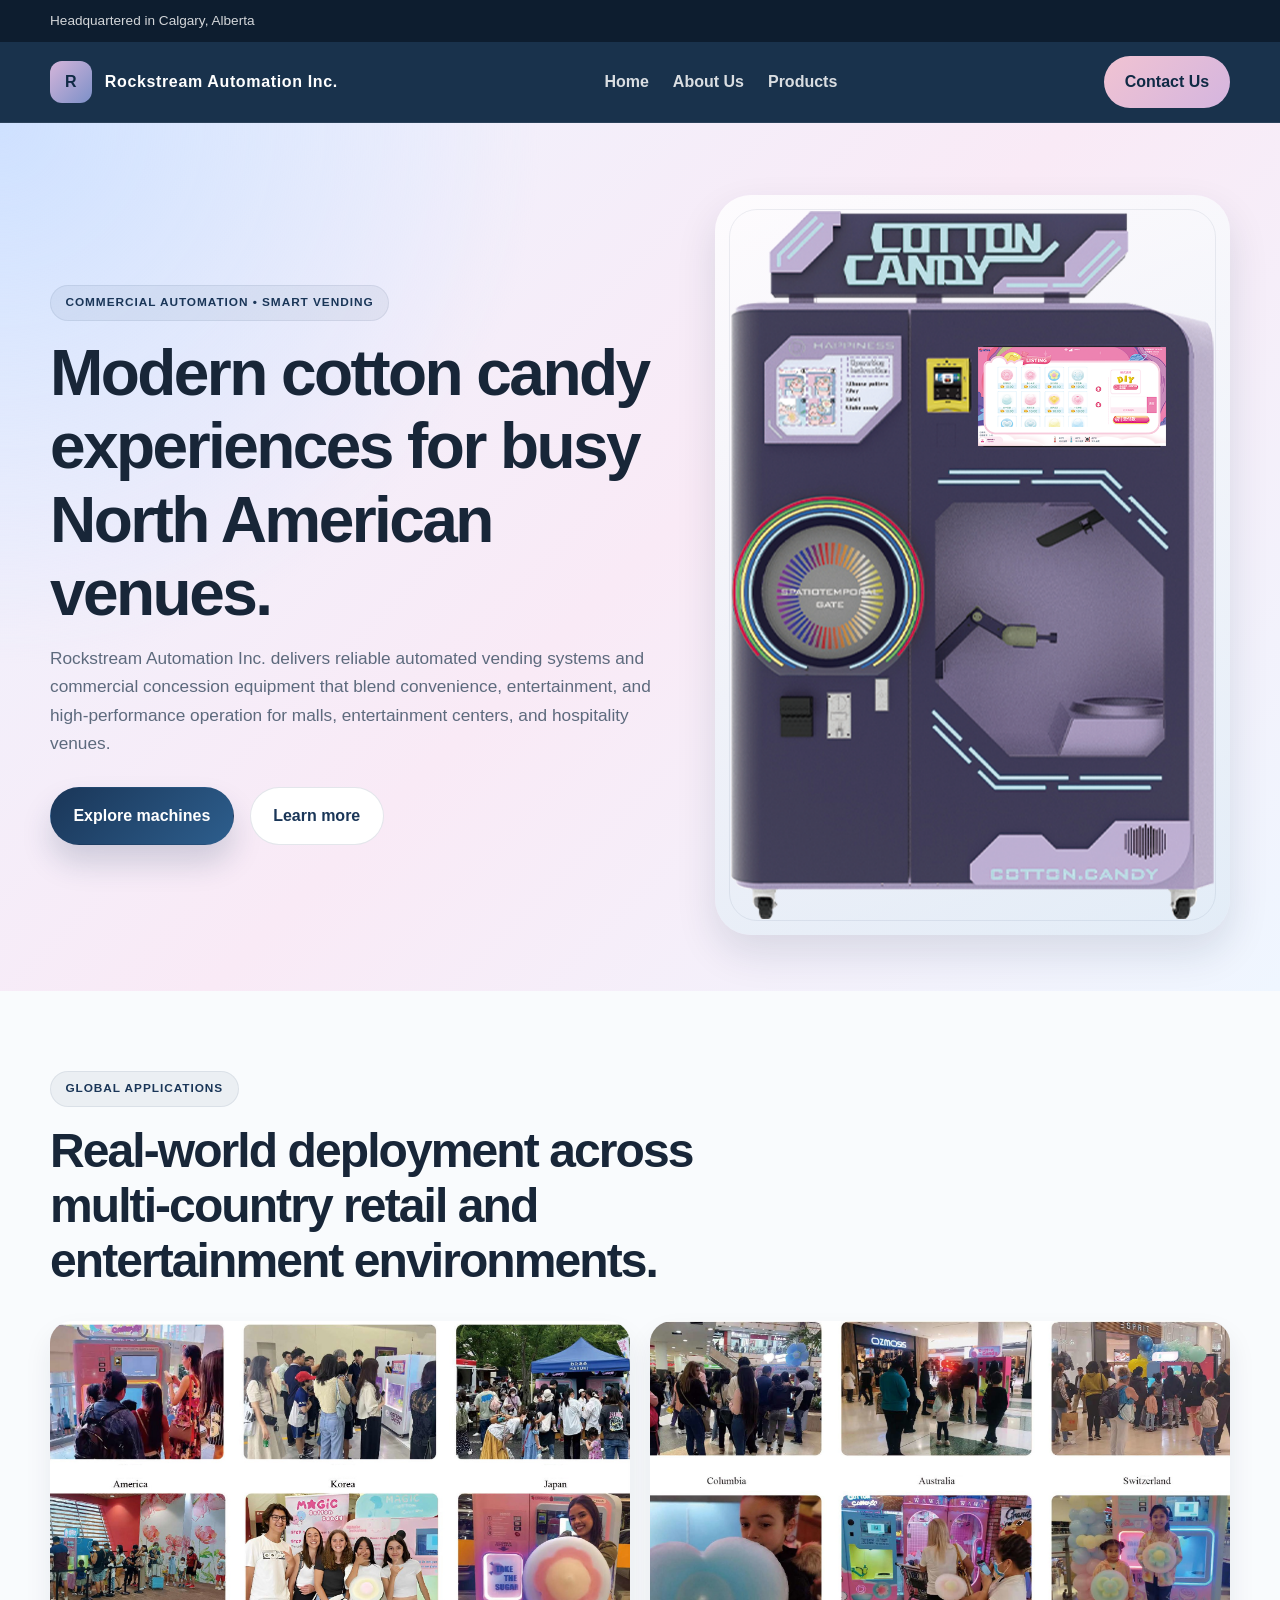
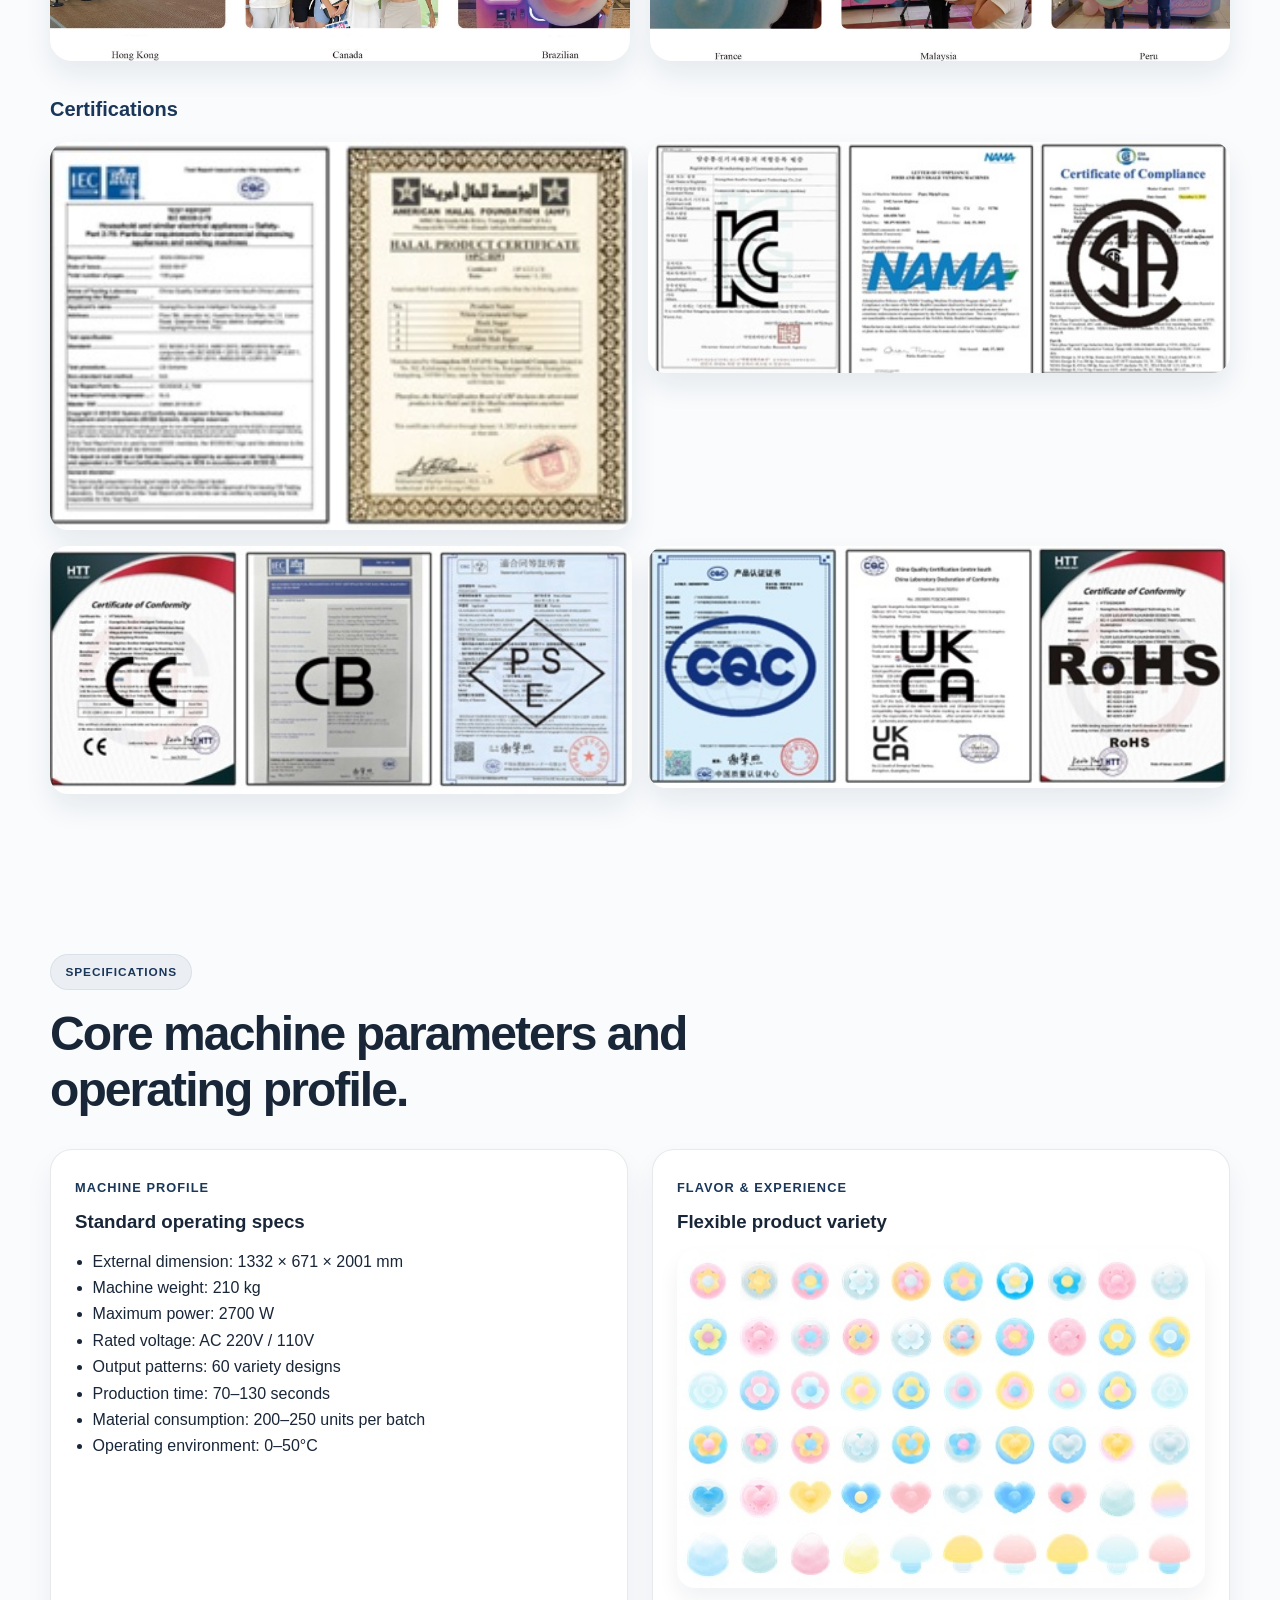
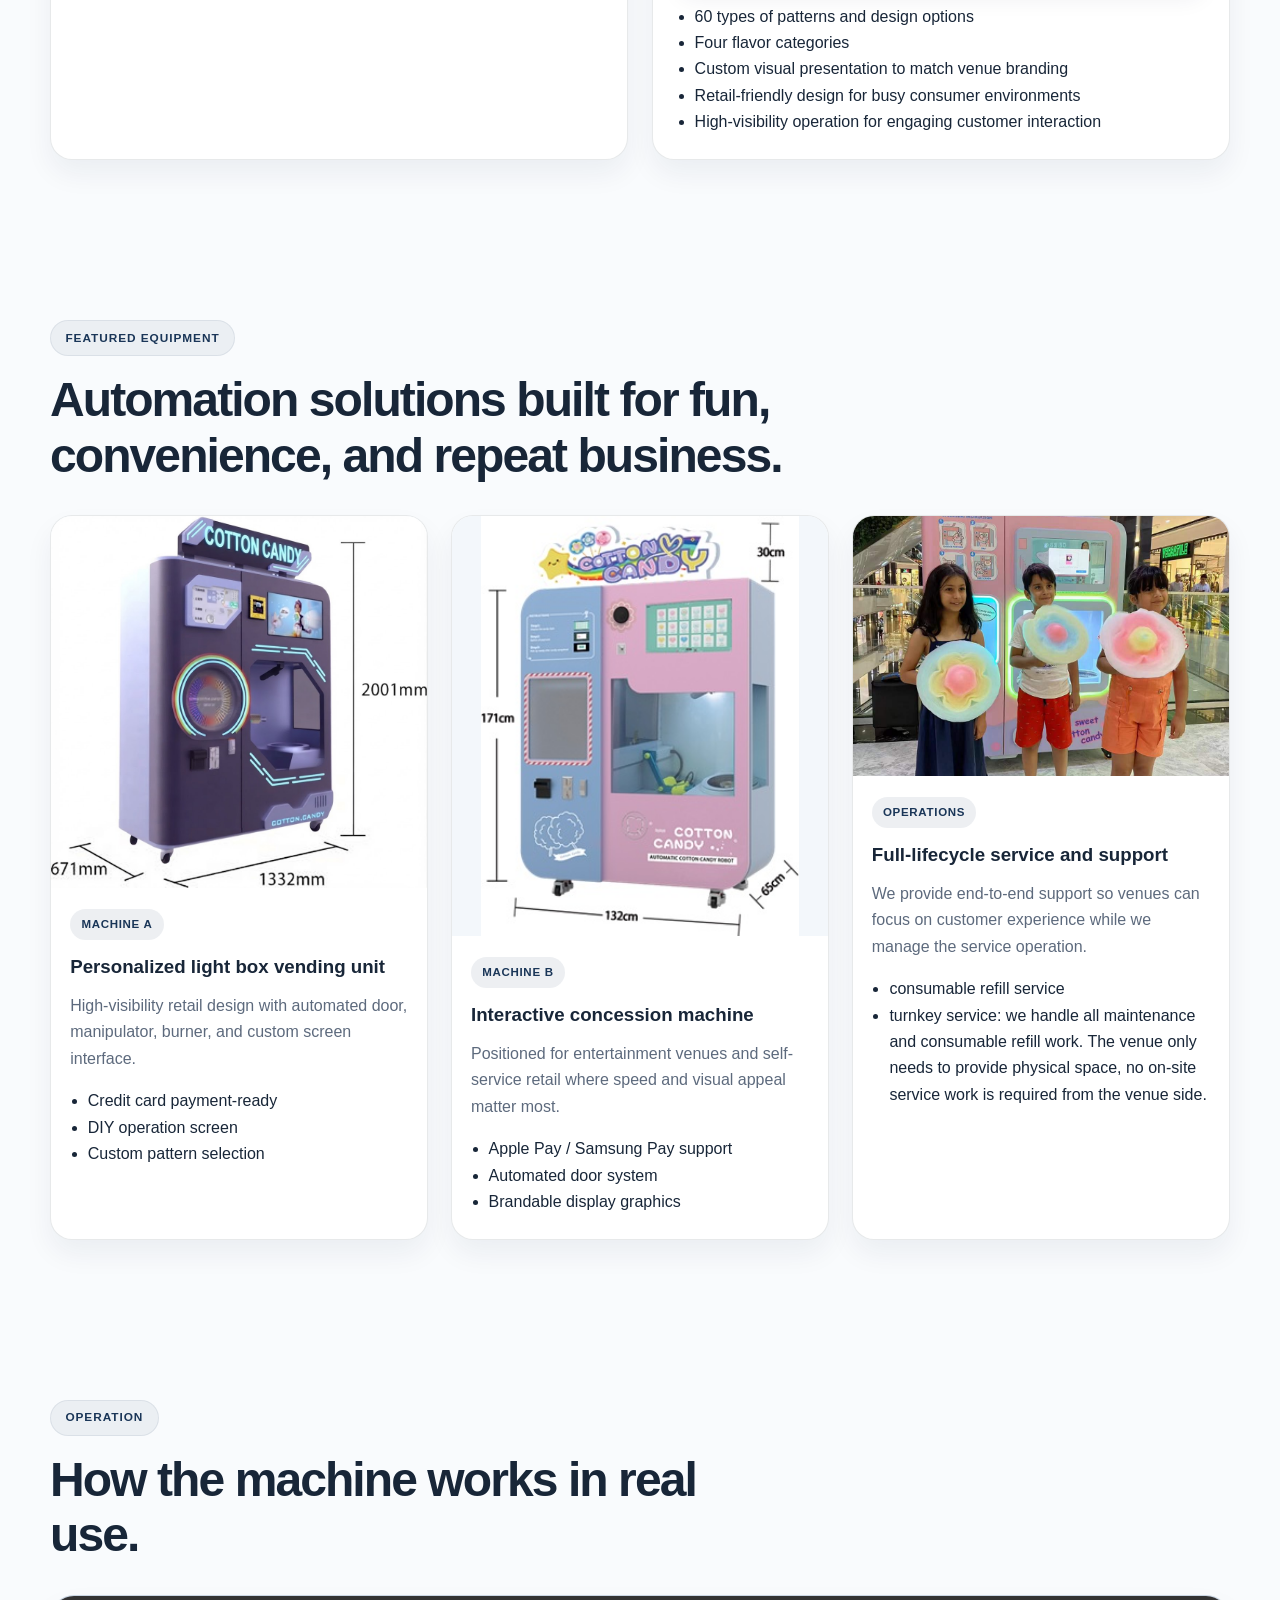
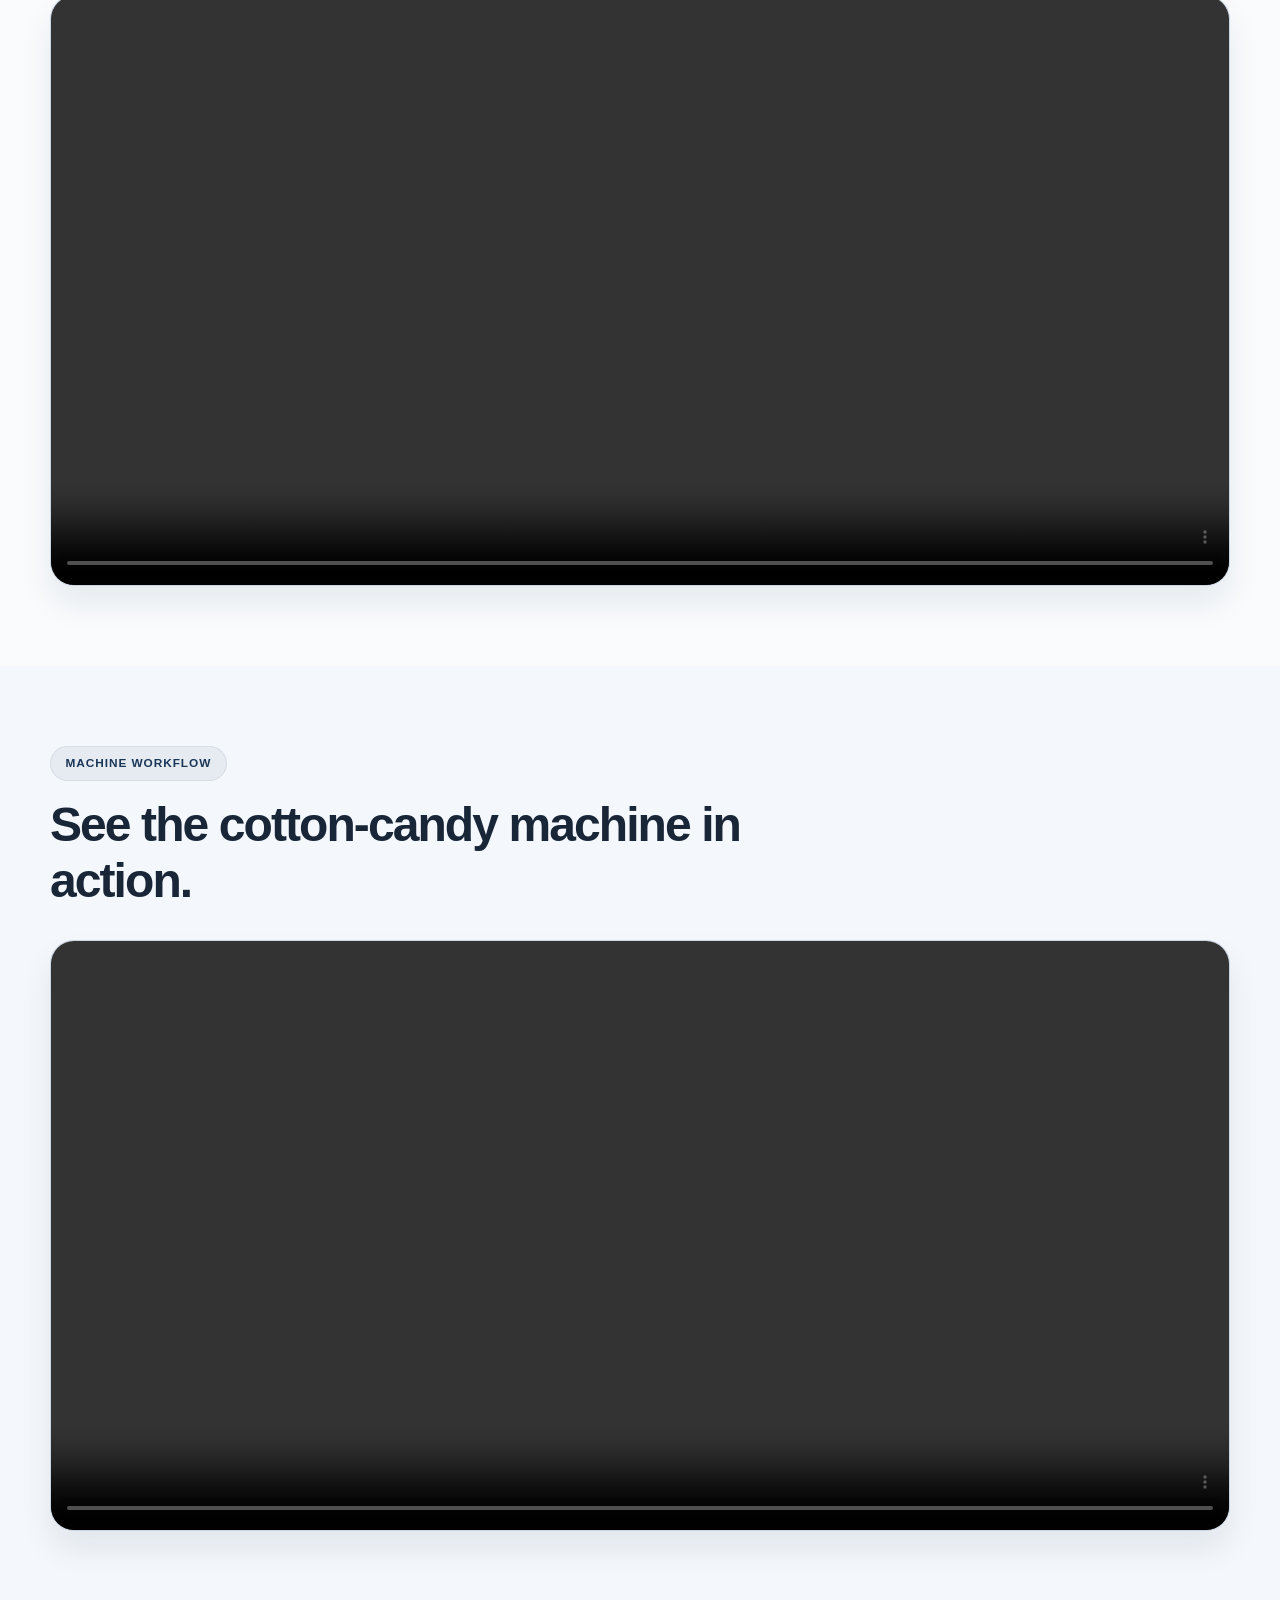
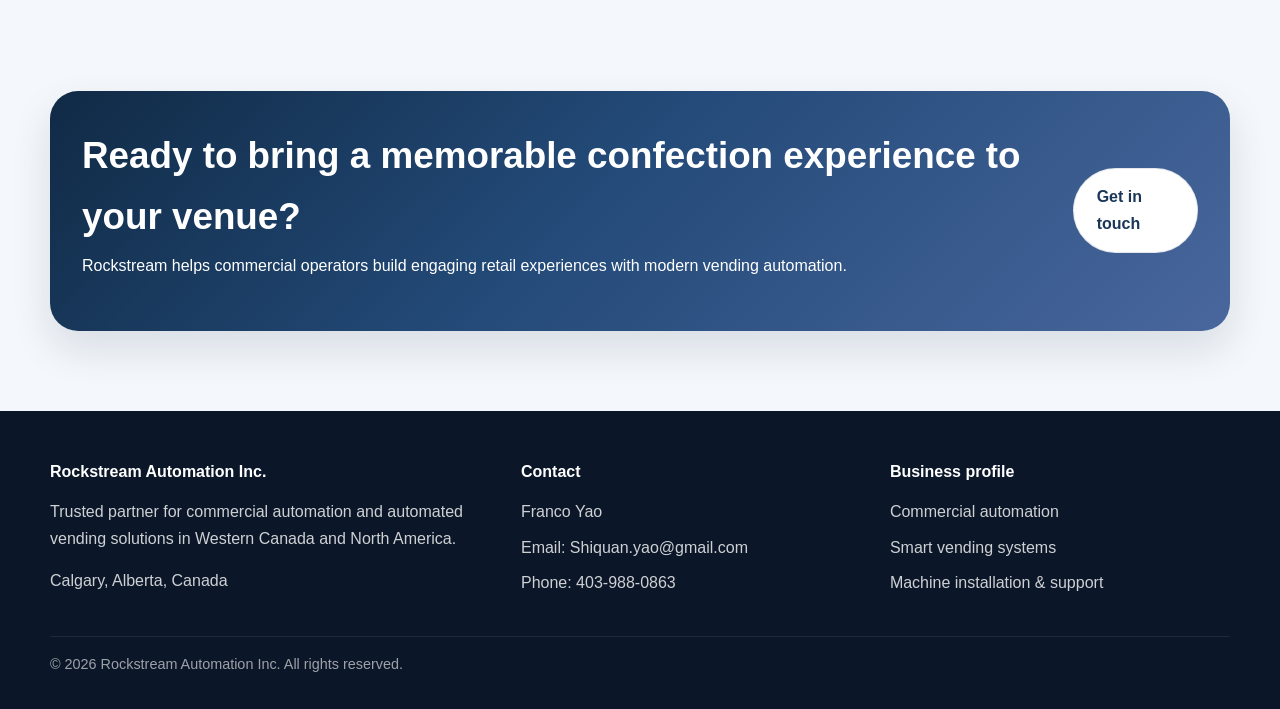
<file: index.html>
<!DOCTYPE html>
<html lang="en">
  <head>
    <meta charset="UTF-8" />
    <meta name="viewport" content="width=device-width, initial-scale=1.0" />
    <meta name="description" content="Rockstream Automation Inc. creates commercial cotton candy vending solutions for malls, entertainment venues, and high-traffic retail spaces across North America." />
    <title>Rockstream Automation Inc. | Cotton Candy Vending Machines</title>
    <link rel="stylesheet" href="styles.css" />
  </head>
  <body>
    <header class="site-header">
      <div class="topbar">
        <div class="container topbar-inner">
          <span>Headquartered in Calgary, Alberta</span>
        </div>
      </div>

      <div class="container nav">
        <a href="index.html" class="brand" aria-label="Rockstream home">
          <span class="brand-mark">R</span>
          <span>Rockstream Automation Inc.</span>
        </a>

        <nav class="primary-nav" aria-label="Main navigation">
          <a href="index.html">Home</a>
          <a href="about.html">About Us</a>
          <a href="products.html">Products</a>
        </nav>

        <a class="nav-cta" href="about.html#contact">Contact Us</a>
      </div>
    </header>

    <main>
      <section class="hero">
        <div class="container hero-grid">
          <div class="hero-copy">
            <span class="eyebrow">Commercial automation • Smart vending</span>
            <h1>Modern cotton candy experiences for busy North American venues.</h1>
            <p>
              Rockstream Automation Inc. delivers reliable automated vending systems and
              commercial concession equipment that blend convenience, entertainment, and
              high-performance operation for malls, entertainment centers, and hospitality venues.
            </p>
            <div class="cta-row">
              <a class="btn btn-primary" href="products.html">Explore machines</a>
              <a class="btn btn-secondary" href="about.html">Learn more</a>
            </div>
          </div>

          <div class="hero-visual">
            <div class="machine-frame">
              <img src="m1.png" alt="Cotton candy vendor machine" />
            </div>
          </div>
        </div>
      </section>

      <section class="section" style="background: rgba(255,255,255,0.45);">
        <div class="container">
          <div class="section-head">
            <span class="eyebrow">Global applications</span>
            <h2>Real-world deployment across multi-country retail and entertainment environments.</h2>
          </div>

          <div class="market-gallery">
            <img src="Market%20picture1.jpg" alt="Cotton candy machine application in a retail market" />
            <img src="Market%20picture2.jpg" alt="Cotton candy machine application in another commercial market" />
          </div>

          <div style="margin-top: 2rem;">
            <h3 style="margin: 0 0 1rem; font-size: 1.25rem; color: #1a3658;">Certifications</h3>
            <div style="display: grid; grid-template-columns: repeat(2, minmax(0, 1fr)); gap: 1rem;">
              <img src="c1.jpg" alt="Certification document 1" style="width: 100%; height: auto; display: block; border-radius: 18px; box-shadow: 0 14px 28px rgba(16, 42, 69, 0.08); object-fit: contain; background: #f3f7fb;" />
              <img src="c2.jpg" alt="Certification document 2" style="width: 100%; height: auto; display: block; border-radius: 18px; box-shadow: 0 14px 28px rgba(16, 42, 69, 0.08); object-fit: contain; background: #f3f7fb;" />
              <img src="c3.jpg" alt="Certification document 3" style="width: 100%; height: auto; display: block; border-radius: 18px; box-shadow: 0 14px 28px rgba(16, 42, 69, 0.08); object-fit: contain; background: #f3f7fb;" />
              <img src="c4.jpg" alt="Certification document 4" style="width: 100%; height: auto; display: block; border-radius: 18px; box-shadow: 0 14px 28px rgba(16, 42, 69, 0.08); object-fit: contain; background: #f3f7fb;" />
            </div>
          </div>
        </div>
      </section>

      <section class="section" style="background: rgba(255,255,255,0.45);">
        <div class="container">
          <div class="section-head">
            <span class="eyebrow">Specifications</span>
            <h2>Core machine parameters and operating profile.</h2>
          </div>

          <div class="grid-two">
            <article class="service-card">
              <div class="tag">Machine profile</div>
              <h3>Standard operating specs</h3>
              <ul>
                <li>External dimension: 1332 × 671 × 2001 mm</li>
                <li>Machine weight: 210 kg</li>
                <li>Maximum power: 2700 W</li>
                <li>Rated voltage: AC 220V / 110V</li>
                <li>Output patterns: 60 variety designs</li>
                <li>Production time: 70–130 seconds</li>
                <li>Material consumption: 200–250 units per batch</li>
                <li>Operating environment: 0–50°C</li>
              </ul>
            </article>

            <article class="service-card">
              <div class="tag">Flavor & experience</div>
              <h3>Flexible product variety</h3>
              <img class="variety-image" src="Flexible%20product%20variety.jpg" alt="Flexible product variety and color options for cotton candy" />
              <ul>
                <li>60 types of patterns and design options</li>
                <li>Four flavor categories</li>
                <li>Custom visual presentation to match venue branding</li>
                <li>Retail-friendly design for busy consumer environments</li>
                <li>High-visibility operation for engaging customer interaction</li>
              </ul>
            </article>
          </div>
        </div>
      </section>

      <section class="section" style="background: rgba(255,255,255,0.45);">
        <div class="container">
          <div class="section-head">
            <span class="eyebrow">Featured equipment</span>
            <h2>Automation solutions built for fun, convenience, and repeat business.</h2>
          </div>

          <div class="product-grid">
            <article class="product-card">
              <img class="machine-photo" src="machine%20A2.jfif" alt="Cotton candy machine A" />
              <div class="body">
                <span class="badge">Machine A</span>
                <h3>Personalized light box vending unit</h3>
                <p>High-visibility retail design with automated door, manipulator, burner, and custom screen interface.</p>
                <ul>
                  <li>Credit card payment-ready</li>
                  <li>DIY operation screen</li>
                  <li>Custom pattern selection</li>
                </ul>
              </div>
            </article>

            <article class="product-card">
              <img class="machine-photo" src="machine%20B.jpg" alt="Cotton candy machine B" />
              <div class="body">
                <span class="badge">Machine B</span>
                <h3>Interactive concession machine</h3>
                <p>Positioned for entertainment venues and self-service retail where speed and visual appeal matter most.</p>
                <ul>
                  <li>Apple Pay / Samsung Pay support</li>
                  <li>Automated door system</li>
                  <li>Brandable display graphics</li>
                </ul>
              </div>
            </article>

            <article class="product-card">
              <img class="machine-photo" src="m3.jpg" alt="Operations support and service" style="width: 100%; height: 260px; object-fit: cover; display: block; background: #f3f7fb;" />
              <div class="body">
                <span class="badge">Operations</span>
                <h3>Full-lifecycle service and support</h3>
                <p>We provide end-to-end support so venues can focus on customer experience while we manage the service operation.</p>
                <ul>
                  <li>consumable refill service</li>
                  <li>turnkey service: we handle all maintenance and consumable refill work. The venue only needs to provide physical space, no on-site service work is required from the venue side.</li>
                </ul>
              </div>
            </article>
          </div>
        </div>
      </section>

      <section class="section" style="background: rgba(255,255,255,0.45);">
        <div class="container">
          <div class="section-head">
            <span class="eyebrow">Operation</span>
            <h2>How the machine works in real use.</h2>
          </div>

          <div class="video-panel">
            <video controls playsinline muted preload="metadata">
              <source src="operation.mp4" type="video/mp4" />
              Your browser does not support the video tag.
            </video>
          </div>
        </div>
      </section>

      <section class="section">
        <div class="container">
          <div class="section-head">
            <span class="eyebrow">Machine workflow</span>
            <h2>See the cotton-candy machine in action.</h2>
          </div>

          <div class="video-panel">
            <video controls playsinline muted preload="metadata">
              <source src="Runing.mp4" type="video/mp4" />
              Your browser does not support the video tag.
            </video>
          </div>
        </div>
      </section>

      <section class="section">
        <div class="container">
          <div class="cta-banner">
            <div>
              <h3>Ready to bring a memorable confection experience to your venue?</h3>
              <p>Rockstream helps commercial operators build engaging retail experiences with modern vending automation.</p>
            </div>
            <a class="btn btn-secondary" href="about.html#contact">Get in touch</a>
          </div>
        </div>
      </section>
    </main>

    <footer class="site-footer">
      <div class="container footer-grid">
        <div>
          <h4>Rockstream Automation Inc.</h4>
          <p>Trusted partner for commercial automation and automated vending solutions in Western Canada and North America.</p>
          <p>Calgary, Alberta, Canada</p>
        </div>

        <div>
          <h4>Contact</h4>
          <ul class="footer-list">
            <li>Franco Yao</li>
            <li>Email: Shiquan.yao@gmail.com</li>
            <li>Phone: 403-988-0863</li>
          </ul>
        </div>

        <div>
          <h4>Business profile</h4>
          <ul class="footer-list">
            <li>Commercial automation</li>
            <li>Smart vending systems</li>
            <li>Machine installation & support</li>
          </ul>
        </div>
      </div>

      <div class="container footer-bottom">
        © 2026 Rockstream Automation Inc. All rights reserved.
      </div>
    </footer>
  </body>
</html>
</file>
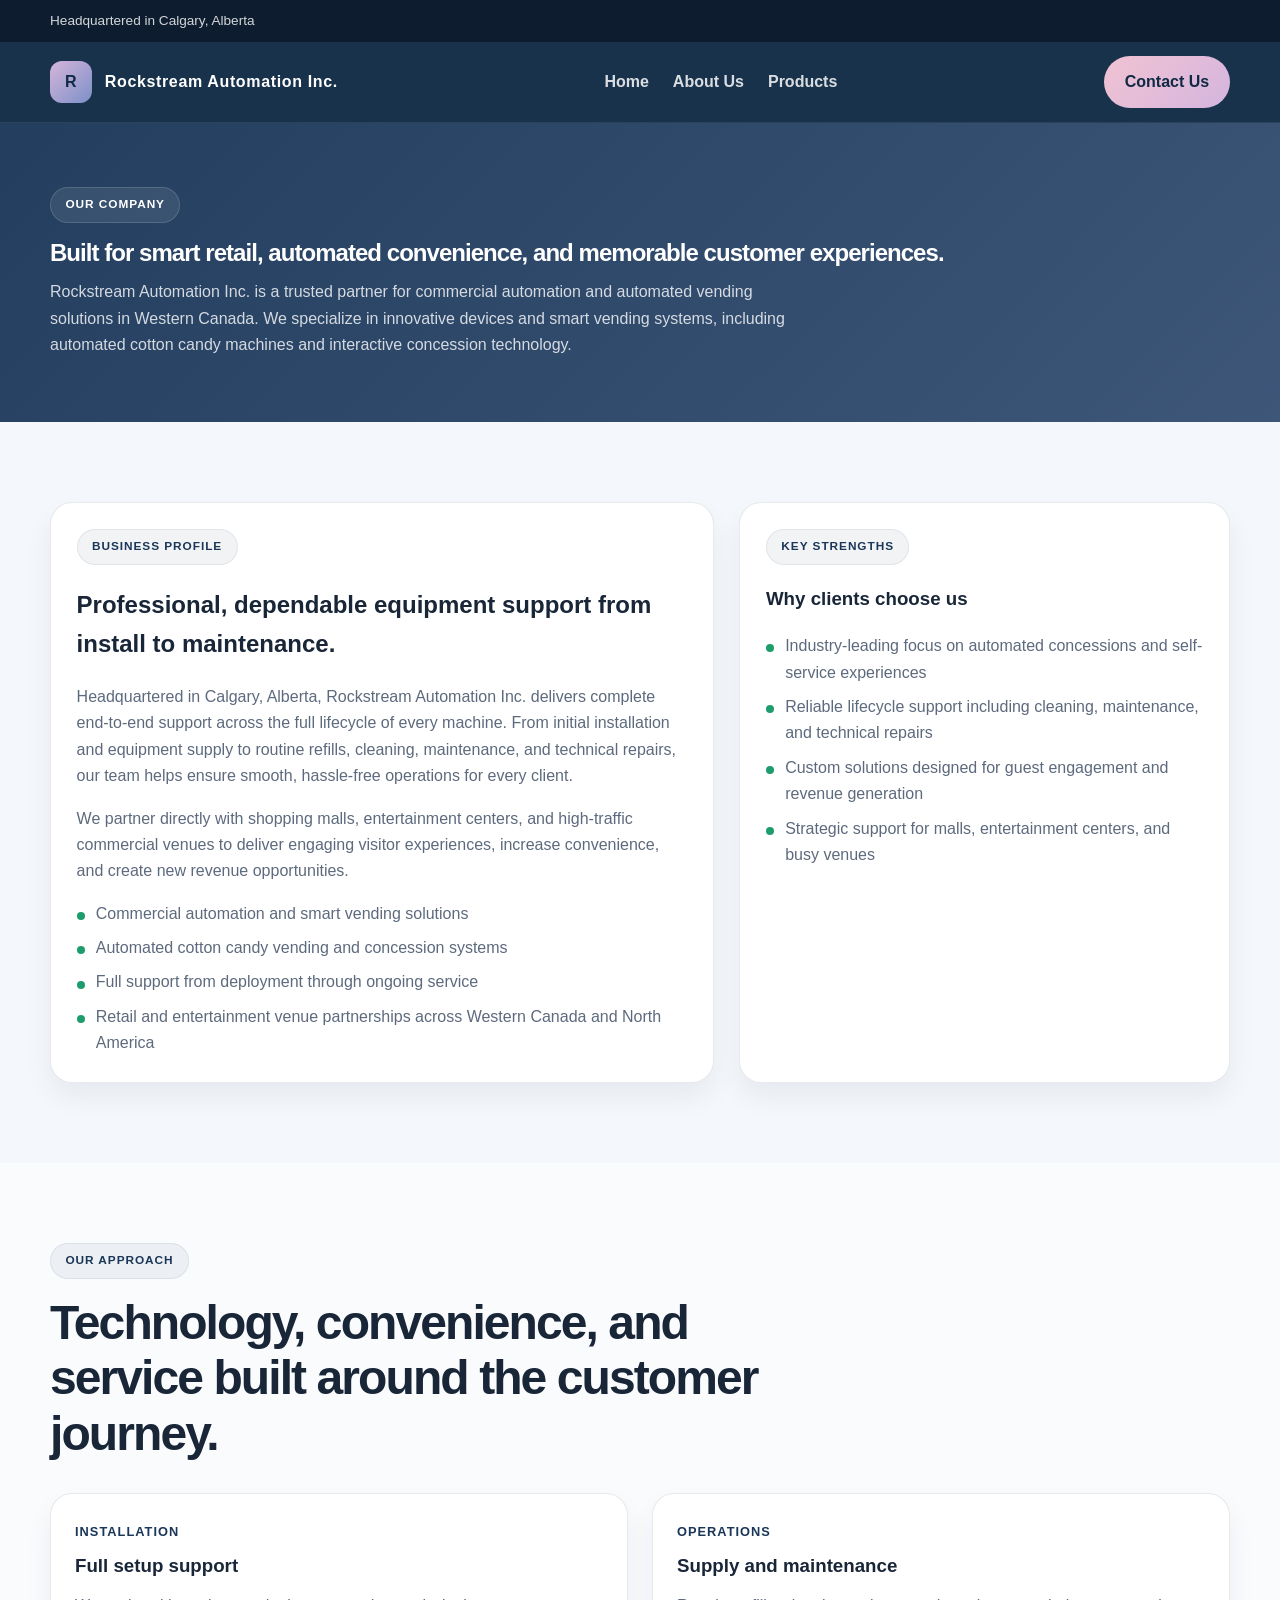
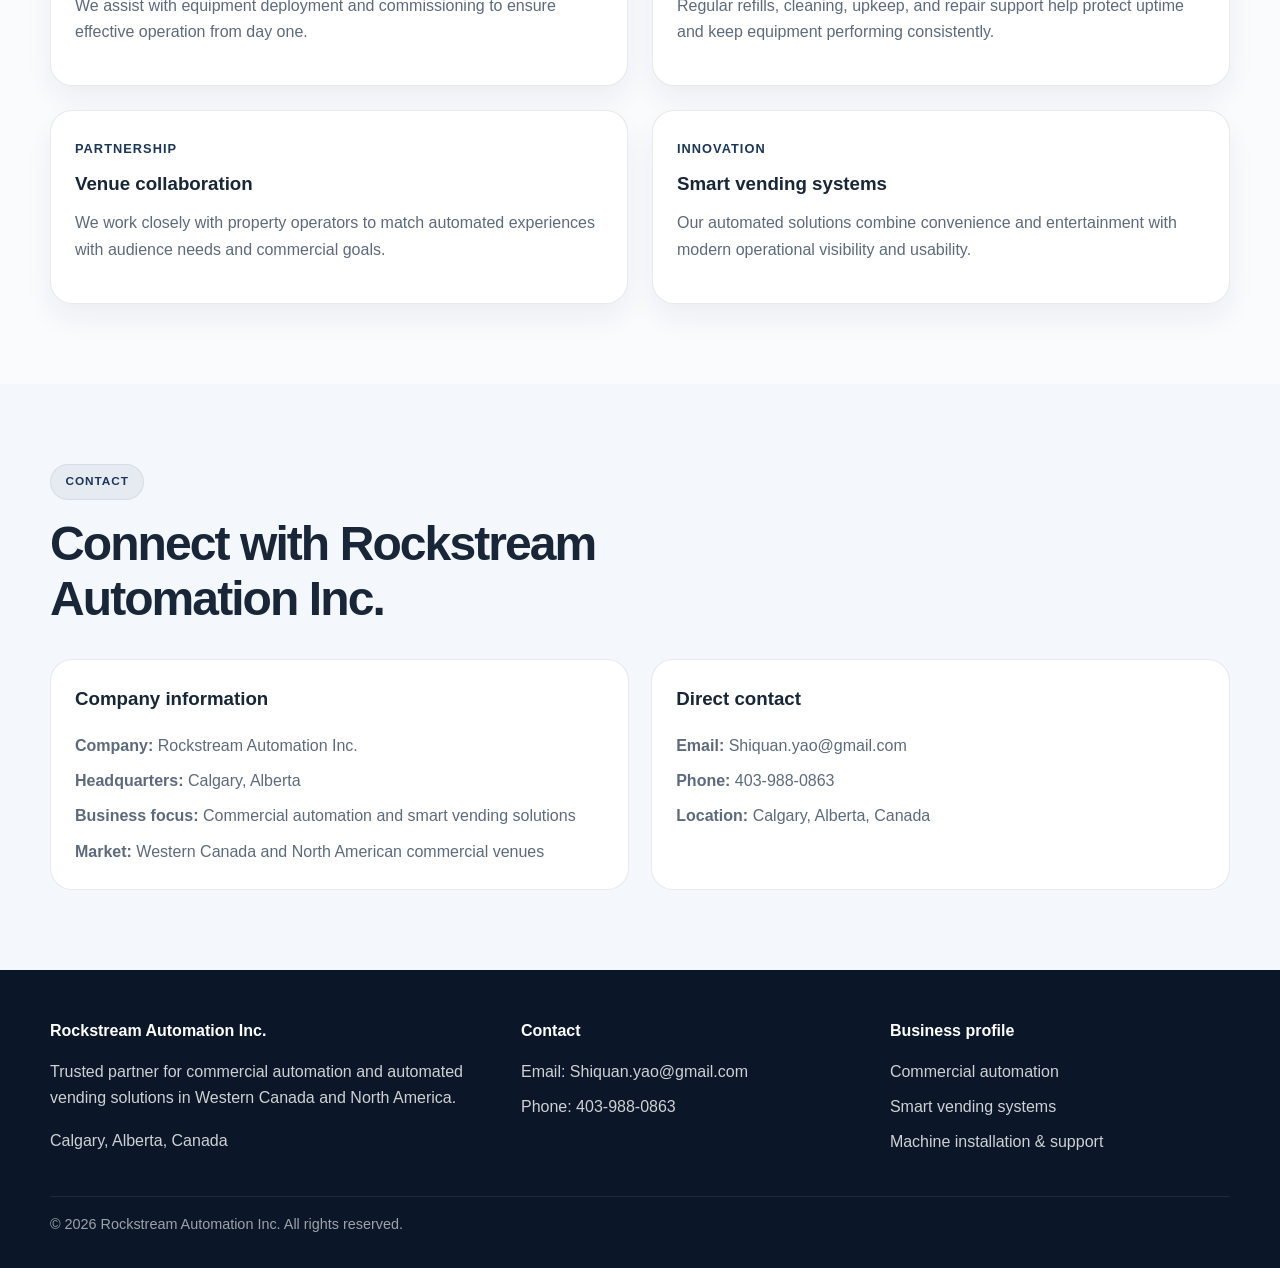
<file: about.html>
<!DOCTYPE html>
<html lang="en">
  <head>
    <meta charset="UTF-8" />
    <meta name="viewport" content="width=device-width, initial-scale=1.0" />
    <meta name="description" content="About Rockstream Automation Inc., a commercial automation and smart vending solutions provider based in Calgary, Alberta." />
    <title>About Us | Rockstream Automation Inc.</title>
    <link rel="stylesheet" href="styles.css" />
  </head>
  <body>
    <header class="site-header">
      <div class="topbar">
        <div class="container topbar-inner">
          <span>Headquartered in Calgary, Alberta</span>
        </div>
      </div>

      <div class="container nav">
        <a href="index.html" class="brand" aria-label="Rockstream home">
          <span class="brand-mark">R</span>
          <span>Rockstream Automation Inc.</span>
        </a>

        <nav class="primary-nav" aria-label="Main navigation">
          <a href="index.html">Home</a>
          <a href="about.html">About Us</a>
          <a href="products.html">Products</a>
        </nav>

        <a class="nav-cta" href="about.html#contact">Contact Us</a>
      </div>
    </header>

    <main>
      <section class="page-hero">
        <div class="container">
          <span class="eyebrow" style="background: rgba(255,255,255,0.09); border-color: rgba(255,255,255,0.14); color: white;">Our company</span>
          <h1>Built for smart retail, automated convenience, and memorable customer experiences.</h1>
          <p>
            Rockstream Automation Inc. is a trusted partner for commercial automation and automated vending solutions in Western Canada.
            We specialize in innovative devices and smart vending systems, including automated cotton candy machines and interactive concession technology.
          </p>
        </div>
      </section>

      <section class="section">
        <div class="container about-grid">
          <div class="info-panel">
            <span class="eyebrow">Business profile</span>
            <h2>Professional, dependable equipment support from install to maintenance.</h2>
            <p>
              Headquartered in Calgary, Alberta, Rockstream Automation Inc. delivers complete end-to-end support across the full lifecycle of every machine.
              From initial installation and equipment supply to routine refills, cleaning, maintenance, and technical repairs, our team helps ensure smooth, hassle-free operations for every client.
            </p>
            <p>
              We partner directly with shopping malls, entertainment centers, and high-traffic commercial venues to deliver engaging visitor experiences, increase convenience, and create new revenue opportunities.
            </p>
            <ul class="detail-list">
              <li>Commercial automation and smart vending solutions</li>
              <li>Automated cotton candy vending and concession systems</li>
              <li>Full support from deployment through ongoing service</li>
              <li>Retail and entertainment venue partnerships across Western Canada and North America</li>
            </ul>
          </div>

          <div class="info-panel">
            <span class="eyebrow">Key strengths</span>
            <h3>Why clients choose us</h3>
            <ul class="detail-list">
              <li>Industry-leading focus on automated concessions and self-service experiences</li>
              <li>Reliable lifecycle support including cleaning, maintenance, and technical repairs</li>
              <li>Custom solutions designed for guest engagement and revenue generation</li>
              <li>Strategic support for malls, entertainment centers, and busy venues</li>
            </ul>
          </div>
        </div>
      </section>

      <section class="section" style="background: rgba(255,255,255,0.55);">
        <div class="container">
          <div class="section-head">
            <span class="eyebrow">Our approach</span>
            <h2>Technology, convenience, and service built around the customer journey.</h2>
          </div>

          <div class="grid-two">
            <article class="service-card">
              <div class="tag">Installation</div>
              <h3>Full setup support</h3>
              <p>We assist with equipment deployment and commissioning to ensure effective operation from day one.</p>
            </article>

            <article class="service-card">
              <div class="tag">Operations</div>
              <h3>Supply and maintenance</h3>
              <p>Regular refills, cleaning, upkeep, and repair support help protect uptime and keep equipment performing consistently.</p>
            </article>

            <article class="service-card">
              <div class="tag">Partnership</div>
              <h3>Venue collaboration</h3>
              <p>We work closely with property operators to match automated experiences with audience needs and commercial goals.</p>
            </article>

            <article class="service-card">
              <div class="tag">Innovation</div>
              <h3>Smart vending systems</h3>
              <p>Our automated solutions combine convenience and entertainment with modern operational visibility and usability.</p>
            </article>
          </div>
        </div>
      </section>

      <section class="section" id="contact">
        <div class="container">
          <div class="section-head">
            <span class="eyebrow">Contact</span>
            <h2>Connect with Rockstream Automation Inc.</h2>
          </div>

          <div class="contact-grid">
            <div class="contact-card">
              <h3>Company information</h3>
              <ul>
                <li><strong>Company:</strong> Rockstream Automation Inc.</li>
                <li><strong>Headquarters:</strong> Calgary, Alberta</li>
                <li><strong>Business focus:</strong> Commercial automation and smart vending solutions</li>
                <li><strong>Market:</strong> Western Canada and North American commercial venues</li>
              </ul>
            </div>

            <div class="contact-card">
              <h3>Direct contact</h3>
              <ul>
                <li><strong>Email:</strong> Shiquan.yao@gmail.com</li>
                <li><strong>Phone:</strong> 403-988-0863</li>
                <li><strong>Location:</strong> Calgary, Alberta, Canada</li>
              </ul>
            </div>
          </div>
        </div>
      </section>
    </main>

    <footer class="site-footer">
      <div class="container footer-grid">
        <div>
          <h4>Rockstream Automation Inc.</h4>
          <p>Trusted partner for commercial automation and automated vending solutions in Western Canada and North America.</p>
          <p>Calgary, Alberta, Canada</p>
        </div>

        <div>
          <h4>Contact</h4>
          <ul class="footer-list">
            <li>Email: Shiquan.yao@gmail.com</li>
            <li>Phone: 403-988-0863</li>
          </ul>
        </div>

        <div>
          <h4>Business profile</h4>
          <ul class="footer-list">
            <li>Commercial automation</li>
            <li>Smart vending systems</li>
            <li>Machine installation & support</li>
          </ul>
        </div>
      </div>

      <div class="container footer-bottom">
        © 2026 Rockstream Automation Inc. All rights reserved.
      </div>
    </footer>
  </body>
</html>
</file>
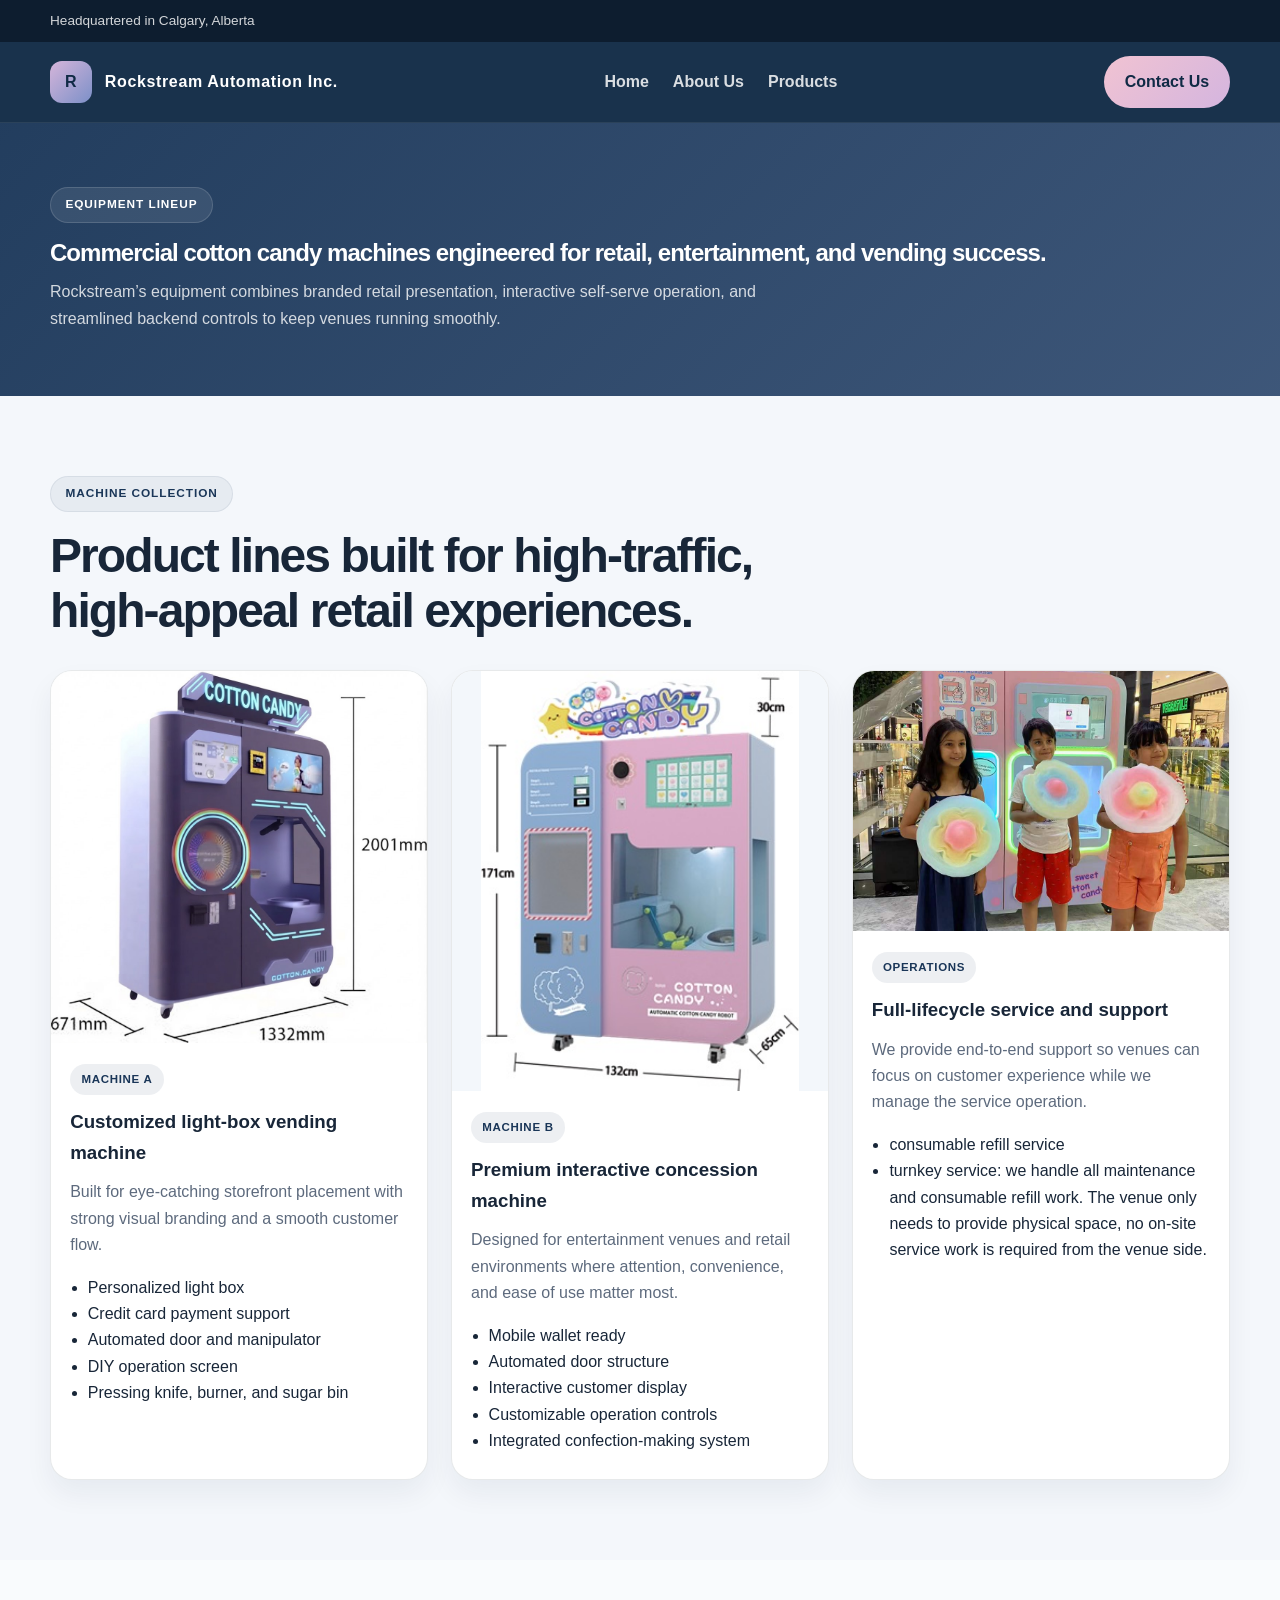
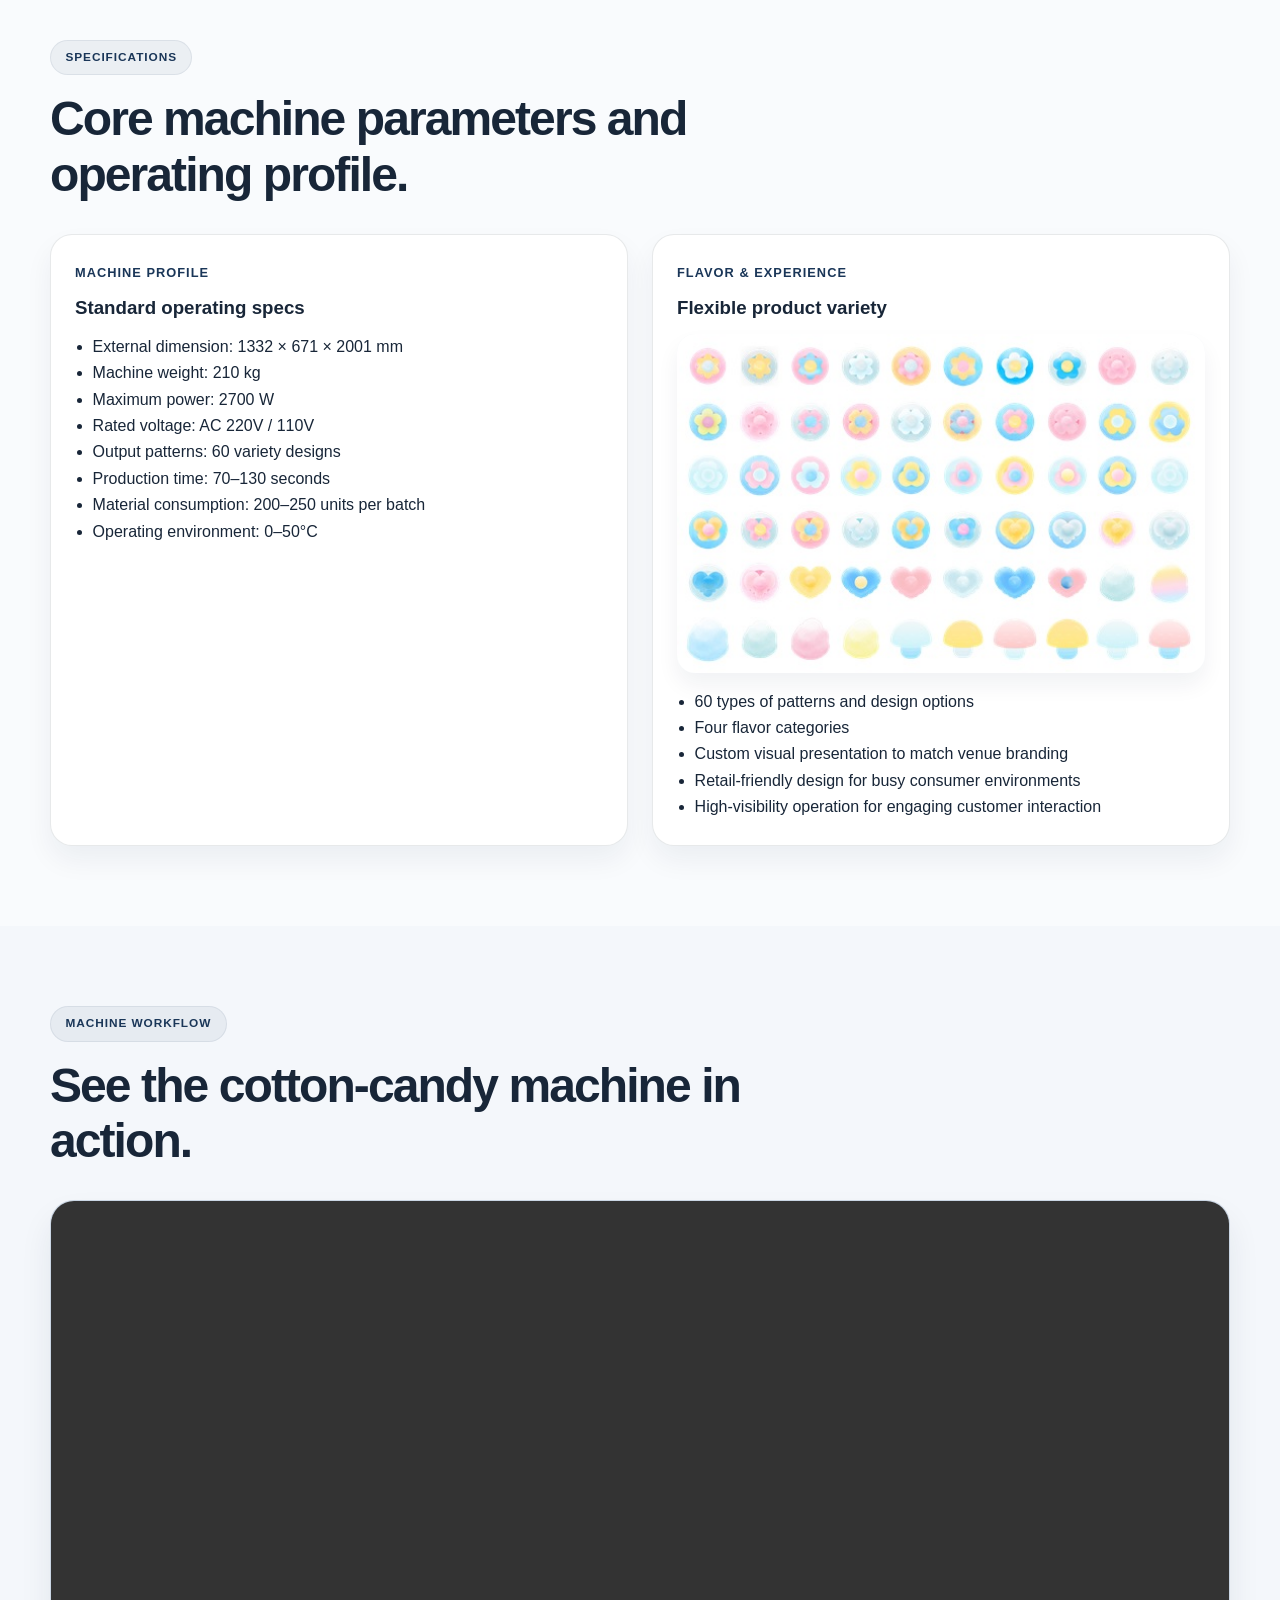
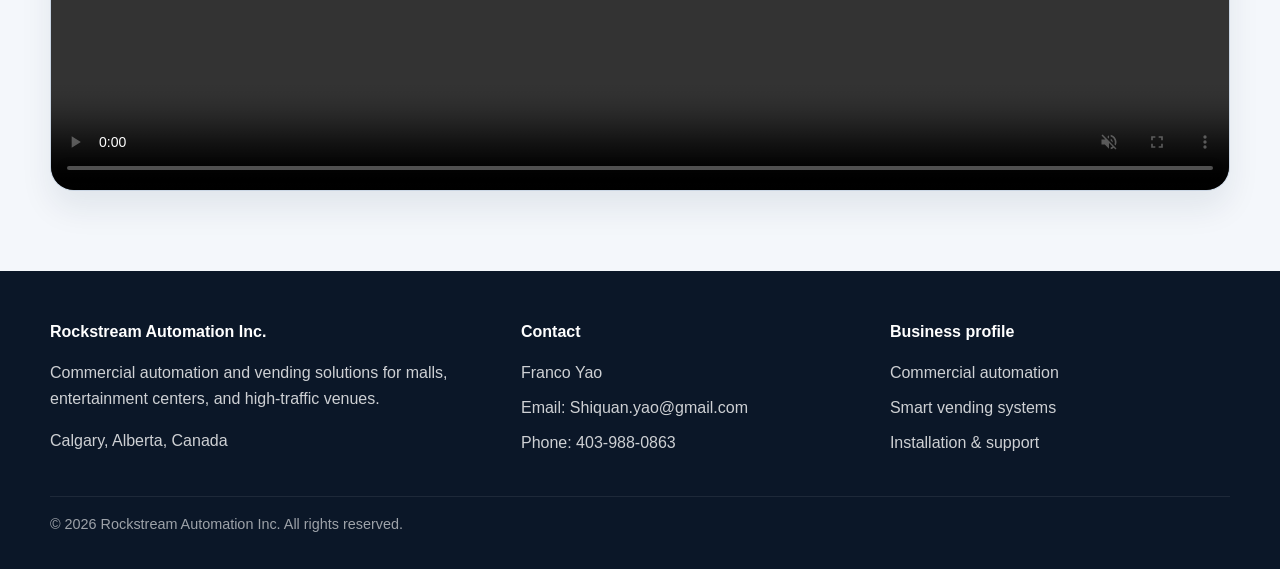
<file: products.html>
<!DOCTYPE html>
<html lang="en">
  <head>
    <meta charset="UTF-8" />
    <meta name="viewport" content="width=device-width, initial-scale=1.0" />
    <meta name="description" content="Commercial cotton candy machine products by Rockstream Automation Inc., including machine A, machine B, backend monitoring, and customized retail vending systems." />
    <title>Products | Rockstream Automation Inc.</title>
    <link rel="stylesheet" href="styles.css" />
  </head>
  <body>
    <header class="site-header">
      <div class="topbar">
        <div class="container topbar-inner">
          <span>Headquartered in Calgary, Alberta</span>
        </div>
      </div>

      <div class="container nav">
        <a href="index.html" class="brand" aria-label="Rockstream home">
          <span class="brand-mark">R</span>
          <span>Rockstream Automation Inc.</span>
        </a>

        <nav class="primary-nav" aria-label="Main navigation">
          <a href="index.html">Home</a>
          <a href="about.html">About Us</a>
          <a href="products.html">Products</a>
        </nav>

        <a class="nav-cta" href="about.html#contact">Contact Us</a>
      </div>
    </header>

    <main>
      <section class="page-hero">
        <div class="container">
          <span class="eyebrow" style="background: rgba(255,255,255,0.09); border-color: rgba(255,255,255,0.14); color: white;">Equipment lineup</span>
          <h1>Commercial cotton candy machines engineered for retail, entertainment, and vending success.</h1>
          <p>
            Rockstream’s equipment combines branded retail presentation, interactive self-serve operation, and streamlined backend controls to keep venues running smoothly.
          </p>
        </div>
      </section>

      <section class="section">
        <div class="container">
          <div class="section-head">
            <span class="eyebrow">Machine collection</span>
            <h2>Product lines built for high-traffic, high-appeal retail experiences.</h2>
          </div>

          <div class="product-grid">
            <article class="product-card">
              <img class="machine-product-image machine-photo" src="machine%20A2.jfif" alt="Machine A cotton candy vending unit" />
              <div class="body">
                <span class="badge">Machine A</span>
                <h3>Customized light-box vending machine</h3>
                <p>Built for eye-catching storefront placement with strong visual branding and a smooth customer flow.</p>
                <ul>
                  <li>Personalized light box</li>
                  <li>Credit card payment support</li>
                  <li>Automated door and manipulator</li>
                  <li>DIY operation screen</li>
                  <li>Pressing knife, burner, and sugar bin</li>
                </ul>
              </div>
            </article>

            <article class="product-card">
              <img class="machine-product-image machine-photo" src="machine%20B.jpg" alt="Machine B cotton candy vending unit" />
              <div class="body">
                <span class="badge">Machine B</span>
                <h3>Premium interactive concession machine</h3>
                <p>Designed for entertainment venues and retail environments where attention, convenience, and ease of use matter most.</p>
                <ul>
                  <li>Mobile wallet ready</li>
                  <li>Automated door structure</li>
                  <li>Interactive customer display</li>
                  <li>Customizable operation controls</li>
                  <li>Integrated confection-making system</li>
                </ul>
              </div>
            </article>

            <article class="product-card">
              <img class="machine-product-image machine-photo" src="m3.jpg" alt="Operations support and service" style="width: 100%; height: 260px; object-fit: cover; display: block; background: #f3f7fb;" />
              <div class="body">
                <span class="badge">Operations</span>
                <h3>Full-lifecycle service and support</h3>
                <p>We provide end-to-end support so venues can focus on customer experience while we manage the service operation.</p>
                <ul>
                  <li>consumable refill service</li>
                  <li>turnkey service: we handle all maintenance and consumable refill work. The venue only needs to provide physical space, no on-site service work is required from the venue side.</li>
                </ul>
              </div>
            </article>
          </div>
        </div>
      </section>

      <section class="section" style="background: rgba(255,255,255,0.45);">
        <div class="container">
          <div class="section-head">
            <span class="eyebrow">Specifications</span>
            <h2>Core machine parameters and operating profile.</h2>
          </div>

          <div class="grid-two">
            <article class="service-card">
              <div class="tag">Machine profile</div>
              <h3>Standard operating specs</h3>
              <ul>
                <li>External dimension: 1332 × 671 × 2001 mm</li>
                <li>Machine weight: 210 kg</li>
                <li>Maximum power: 2700 W</li>
                <li>Rated voltage: AC 220V / 110V</li>
                <li>Output patterns: 60 variety designs</li>
                <li>Production time: 70–130 seconds</li>
                <li>Material consumption: 200–250 units per batch</li>
                <li>Operating environment: 0–50°C</li>
              </ul>
            </article>

            <article class="service-card">
              <div class="tag">Flavor & experience</div>
              <h3>Flexible product variety</h3>
              <img class="variety-image" src="Flexible%20product%20variety.jpg" alt="Flexible product variety and color options for cotton candy" />
              <ul>
                <li>60 types of patterns and design options</li>
                <li>Four flavor categories</li>
                <li>Custom visual presentation to match venue branding</li>
                <li>Retail-friendly design for busy consumer environments</li>
                <li>High-visibility operation for engaging customer interaction</li>
              </ul>
            </article>
          </div>
        </div>
      </section>

      <section class="section">
        <div class="container">
          <div class="section-head">
            <span class="eyebrow">Machine workflow</span>
            <h2>See the cotton-candy machine in action.</h2>
          </div>

          <div class="video-panel">
            <video controls playsinline muted preload="metadata">
              <source src="Runing.mp4" type="video/mp4" />
              Your browser does not support the video tag.
            </video>
          </div>
        </div>
      </section>
    </main>

    <footer class="site-footer">
      <div class="container footer-grid">
        <div>
          <h4>Rockstream Automation Inc.</h4>
          <p>Commercial automation and vending solutions for malls, entertainment centers, and high-traffic venues.</p>
          <p>Calgary, Alberta, Canada</p>
        </div>

        <div>
          <h4>Contact</h4>
          <ul class="footer-list">
            <li>Franco Yao</li>
            <li>Email: Shiquan.yao@gmail.com</li>
            <li>Phone: 403-988-0863</li>
          </ul>
        </div>

        <div>
          <h4>Business profile</h4>
          <ul class="footer-list">
            <li>Commercial automation</li>
            <li>Smart vending systems</li>
            <li>Installation & support</li>
          </ul>
        </div>
      </div>

      <div class="container footer-bottom">
        © 2026 Rockstream Automation Inc. All rights reserved.
      </div>
    </footer>
  </body>
</html>
</file>
<file: styles.css>
:root {
  --bg: #f4f7fb;
  --panel: #ffffff;
  --panel-alt: #eef4fa;
  --text: #182638;
  --muted: #5d6a7d;
  --primary: #1a3658;
  --primary-dark: #102a45;
  --secondary: #d5b5da;
  --accent: #f2c3d1;
  --success: #1d9d6c;
  --line: rgba(24, 38, 56, 0.1);
  --shadow: 0 18px 40px rgba(16, 42, 69, 0.12);
}

* { box-sizing: border-box; }

html { scroll-behavior: smooth; }

body {
  margin: 0;
  background: var(--bg);
  color: var(--text);
  font-family: "Segoe UI", Arial, sans-serif;
  line-height: 1.65;
}

img {
  max-width: 100%;
  display: block;
}

video {
  max-width: 100%;
  display: block;
}

a {
  color: inherit;
  text-decoration: none;
}

p, ul, ol {
  margin-top: 0;
}

.container {
  width: min(1180px, calc(100% - 2rem));
  margin: 0 auto;
}

.site-header {
  position: sticky;
  top: 0;
  z-index: 20;
  background: rgba(16, 42, 69, 0.96);
  backdrop-filter: blur(10px);
  border-bottom: 1px solid rgba(255,255,255,0.08);
}

.topbar {
  background: #0d1d2f;
  color: rgba(255,255,255,0.82);
  font-size: 0.85rem;
}

.topbar-inner {
  display: flex;
  justify-content: space-between;
  gap: 1rem;
  align-items: center;
  min-height: 42px;
}

.topbar-links {
  display: flex;
  align-items: center;
  gap: 1.2rem;
  flex-wrap: wrap;
}

.nav {
  display: flex;
  align-items: center;
  justify-content: space-between;
  min-height: 80px;
  gap: 1rem;
}

.brand {
  display: inline-flex;
  align-items: center;
  gap: 0.8rem;
  color: #fff;
  font-weight: 700;
  letter-spacing: 0.04em;
}

.brand-mark {
  width: 42px;
  height: 42px;
  border-radius: 12px;
  background: linear-gradient(135deg, var(--secondary), #7c90c8);
  display: grid;
  place-items: center;
  color: var(--primary-dark);
  font-weight: 800;
}

.primary-nav {
  display: flex;
  align-items: center;
  gap: 1.5rem;
  color: rgba(255,255,255,0.84);
  font-weight: 600;
}

.primary-nav a {
  transition: color 0.2s ease;
}

.primary-nav a:hover {
  color: white;
}

.nav-cta {
  display: inline-flex;
  align-items: center;
  justify-content: center;
  padding: 0.8rem 1.3rem;
  border-radius: 999px;
  color: #fff;
  background: linear-gradient(135deg, #f1c3d2, #d4b5df);
  color: #102a45;
  font-weight: 700;
}

.hero {
  background: radial-gradient(circle at top left, rgba(199, 220, 255, 0.8), transparent 35%),
    linear-gradient(135deg, #edf4ff 0%, #f9eaf6 50%, #eff6ff 100%);
  padding: 4.5rem 0 3.5rem;
}

.hero-grid {
  display: grid;
  align-items: center;
  grid-template-columns: 1.1fr 0.9fr;
  gap: 2.2rem;
}

.eyebrow {
  display: inline-flex;
  align-items: center;
  gap: 0.6rem;
  padding: 0.45rem 0.9rem;
  background: rgba(26, 54, 88, 0.06);
  border: 1px solid rgba(26, 54, 88, 0.08);
  border-radius: 999px;
  color: var(--primary);
  text-transform: uppercase;
  letter-spacing: 0.08em;
  font-size: 0.74rem;
  font-weight: 700;
}

.hero-copy h1,
.page-hero h1,
.section-head h2 {
  margin: 1rem 0 0.8rem;
  line-height: 1.15;
  letter-spacing: -0.04em;
}

.hero-copy h1 {
  font-size: clamp(2.4rem, 5vw, 4.4rem);
  max-width: 620px;
}

.hero-copy p {
  max-width: 620px;
  color: var(--muted);
  font-size: 1.08rem;
}

.cta-row {
  display: flex;
  flex-wrap: wrap;
  gap: 1rem;
  margin-top: 1.8rem;
}

.btn {
  display: inline-flex;
  align-items: center;
  justify-content: center;
  padding: 0.95rem 1.4rem;
  border-radius: 999px;
  border: 1px solid transparent;
  font-weight: 700;
  transition: transform 0.2s ease, box-shadow 0.2s ease;
}

.btn:hover {
  transform: translateY(-1px);
}

.btn-primary {
  background: linear-gradient(135deg, var(--primary), #2d5e8d);
  color: #fff;
  box-shadow: 0 18px 30px rgba(26, 54, 88, 0.18);
}

.btn-secondary {
  background: #fff;
  border-color: rgba(26, 54, 88, 0.12);
  color: var(--primary);
}

.hero-visual {
  position: relative;
}

.machine-frame {
  position: relative;
  padding: 1rem;
  border-radius: 36px;
  background: linear-gradient(160deg, rgba(255,255,255,0.8), rgba(221, 233, 244, 0.7));
  box-shadow: var(--shadow);
}

.machine-frame::before {
  content: "";
  position: absolute;
  inset: 14px;
  border-radius: 28px;
  border: 1px solid rgba(26, 54, 88, 0.08);
}

.machine-frame img {
  border-radius: 24px;
  min-height: 420px;
  object-fit: cover;
}

.stats {
  padding-top: 1rem;
  padding-bottom: 1rem;
}

.stats-grid {
  display: grid;
  grid-template-columns: repeat(4, minmax(0, 1fr));
  gap: 1rem;
}

.stat-card {
  background: rgba(255,255,255,0.8);
  border: 1px solid var(--line);
  border-radius: 18px;
  padding: 1.3rem 1.1rem;
  box-shadow: 0 8px 24px rgba(16, 42, 69, 0.06);
}

.stat-value {
  display: block;
  font-size: clamp(1.6rem, 3vw, 2.2rem);
  font-weight: 800;
  color: var(--primary);
  margin-bottom: 0.3rem;
}

.stat-label {
  color: var(--muted);
  font-size: 0.95rem;
}

.section {
  padding: 5rem 0;
}

.section-head {
  max-width: 740px;
  margin-bottom: 2rem;
}

.section-head h2 {
  font-size: clamp(2rem, 4vw, 3rem);
}

.section-head p {
  color: var(--muted);
  font-size: 1.03rem;
}

.feature-grid,
.product-grid,
.service-grid,
.contact-grid {
  display: grid;
  gap: 1.4rem;
}

.video-panel {
  position: relative;
  overflow: hidden;
  border-radius: 24px;
  background: #dfeaf8;
  border: 1px solid var(--line);
  box-shadow: 0 18px 32px rgba(16, 42, 69, 0.08);
}

.video-panel video {
  width: 100%;
  min-height: 320px;
  height: auto;
  display: block;
  background: #dfeaf8;
}

.machine-product-image {
  width: 100%;
  height: auto;
  max-height: 350px;
  object-fit: contain;
  background: #f3f7fb;
  display: block;
}

.operation-video {
  width: 100%;
  height: 260px;
  object-fit: cover;
  background: #dfeaf8;
  display: block;
}

.market-gallery {
  display: grid;
  grid-template-columns: repeat(2, minmax(0, 1fr));
  gap: 1.2rem;
}

.market-gallery img {
  width: 100%;
  height: 340px;
  object-fit: cover;
  border-radius: 22px;
  box-shadow: 0 14px 28px rgba(16, 42, 69, 0.08);
}

.variety-image {
  width: 100%;
  height: auto;
  max-height: 420px;
  object-fit: contain;
  border-radius: 18px;
  margin: 0 0 1rem;
  background: #f3f7fb;
  box-shadow: 0 12px 22px rgba(16, 42, 69, 0.06);
}

.feature-grid {
  grid-template-columns: repeat(4, minmax(0, 1fr));
}

.feature-card, .product-card, .service-card, .info-panel {
  background: var(--panel);
  border: 1px solid var(--line);
  border-radius: 22px;
  box-shadow: 0 14px 28px rgba(16,42,69,0.06);
}

.feature-card {
  padding: 1.5rem 1.2rem;
}

.feature-icon {
  width: 52px;
  height: 52px;
  border-radius: 14px;
  display: grid;
  place-items: center;
  background: linear-gradient(135deg, rgba(26,54,88,.1), rgba(213,181,218,.3));
  color: var(--primary);
  font-size: 1.5rem;
  margin-bottom: 1rem;
}

.feature-card h3,
.product-card h3,
.service-card h3 {
  margin: 0 0 0.65rem;
}

.feature-card p,
.product-card p,
.service-card p,
.info-panel p,
.info-panel li,
.contact-card p,
.contact-card li,
.detail-list li {
  color: var(--muted);
}

.product-grid {
  grid-template-columns: repeat(3, minmax(0, 1fr));
}

.product-card {
  overflow: hidden;
}

.product-card img {
  width: 100%;
  height: 260px;
  object-fit: cover;
  background: #e7edf5;
}

.product-card .machine-photo,
.product-card .machine-product-image {
  height: auto;
  max-height: 420px;
  object-fit: contain;
  background: #f3f7fb;
}

.product-card .body {
  padding: 1.3rem 1.2rem 1.5rem;
}

.badge {
  display: inline-block;
  padding: 0.38rem 0.7rem;
  background: rgba(26,54,88,0.08);
  color: var(--primary);
  border-radius: 999px;
  font-size: 0.72rem;
  font-weight: 700;
  text-transform: uppercase;
  letter-spacing: 0.06em;
  margin-bottom: 0.75rem;
}

.product-card ul,
.service-card ul,
.detail-list,
.contact-card ul {
  margin: 0;
  padding-left: 1.1rem;
}

.cta-banner {
  background: linear-gradient(135deg, var(--primary-dark), #234a78 45%, #49679d);
  color: #fff;
  border-radius: 28px;
  padding: 2.2rem 2rem;
  display: flex;
  align-items: center;
  justify-content: space-between;
  gap: 1rem;
  box-shadow: var(--shadow);
}

.cta-banner h3 {
  margin: 0 0 0.35rem;
  font-size: clamp(1.6rem, 3vw, 2.3rem);
}

.page-hero {
  padding: 4rem 0 3rem;
  background: linear-gradient(135deg, rgba(26,54,88,0.96), rgba(46,73,110,0.92));
  color: #fff;
}

.page-hero p {
  color: rgba(255,255,255,0.8);
  max-width: 760px;
}

.about-grid {
  display: grid;
  grid-template-columns: 1.15fr 0.85fr;
  gap: 1.6rem;
}

.info-panel {
  padding: 1.6rem;
}

.detail-list {
  display: grid;
  gap: 0.5rem;
  list-style: none;
  padding-left: 0;
}

.detail-list li {
  position: relative;
  padding-left: 1.2rem;
}

.detail-list li::before {
  content: "";
  position: absolute;
  left: 0;
  top: 0.7rem;
  width: 8px;
  height: 8px;
  border-radius: 50%;
  background: var(--success);
}

.contact-grid {
  grid-template-columns: repeat(2, minmax(0,1fr));
}

.contact-card {
  background: var(--panel);
  border: 1px solid var(--line);
  padding: 1.5rem;
  border-radius: 22px;
}

.contact-card h3 {
  margin-top: 0;
}

.contact-card ul {
  list-style: none;
  padding-left: 0;
  display: grid;
  gap: 0.55rem;
}

.grid-two {
  display: grid;
  grid-template-columns: repeat(2, minmax(0, 1fr));
  gap: 1.5rem;
}

.service-card {
  padding: 1.5rem;
}

.service-card .tag {
  display: inline-block;
  margin-bottom: 0.6rem;
  color: var(--primary);
  font-weight: 700;
  font-size: 0.8rem;
  text-transform: uppercase;
  letter-spacing: 0.08em;
}

.site-footer {
  background: #0b1728;
  color: rgba(255,255,255,0.8);
  padding: 3rem 0 2rem;
}

.footer-grid {
  display: grid;
  grid-template-columns: 1.3fr 1fr 1fr;
  gap: 1.8rem;
}

.site-footer h4 {
  color: white;
  margin-top: 0;
  margin-bottom: 0.9rem;
}

.footer-list {
  list-style: none;
  margin: 0;
  padding: 0;
  display: grid;
  gap: 0.55rem;
}

.footer-bottom {
  margin-top: 1.6rem;
  padding-top: 1rem;
  border-top: 1px solid rgba(255,255,255,0.08);
  color: rgba(255,255,255,0.6);
  font-size: 0.9rem;
}

@media (max-width: 860px) {
  .hero-grid,
  .feature-grid,
  .product-grid,
  .about-grid,
  .grid-two,
  .footer-grid,
  .contact-grid,
  .market-gallery {
    grid-template-columns: 1fr;
  }

  .stats-grid {
    grid-template-columns: repeat(2, minmax(0, 1fr));
  }

  .nav {
    flex-wrap: wrap;
    justify-content: center;
    padding: 1rem 0;
  }

  .primary-nav {
    flex-wrap: wrap;
    justify-content: center;
  }

  .cta-banner {
    flex-direction: column;
    align-items: flex-start;
  }
}

@media (max-width: 560px) {
  .topbar-inner {
    flex-direction: column;
    justify-content: center;
    padding: 0.5rem 0;
  }

  .hero {
    padding-top: 3rem;
  }

  .stats-grid {
    grid-template-columns: 1fr;
  }

  .site-header {
    position: static;
  }

  .nav-cta {
    width: 100%;
  }

  .primary-nav {
    width: 100%;
    gap: 0.8rem 1.3rem;
  }
}
</file>
